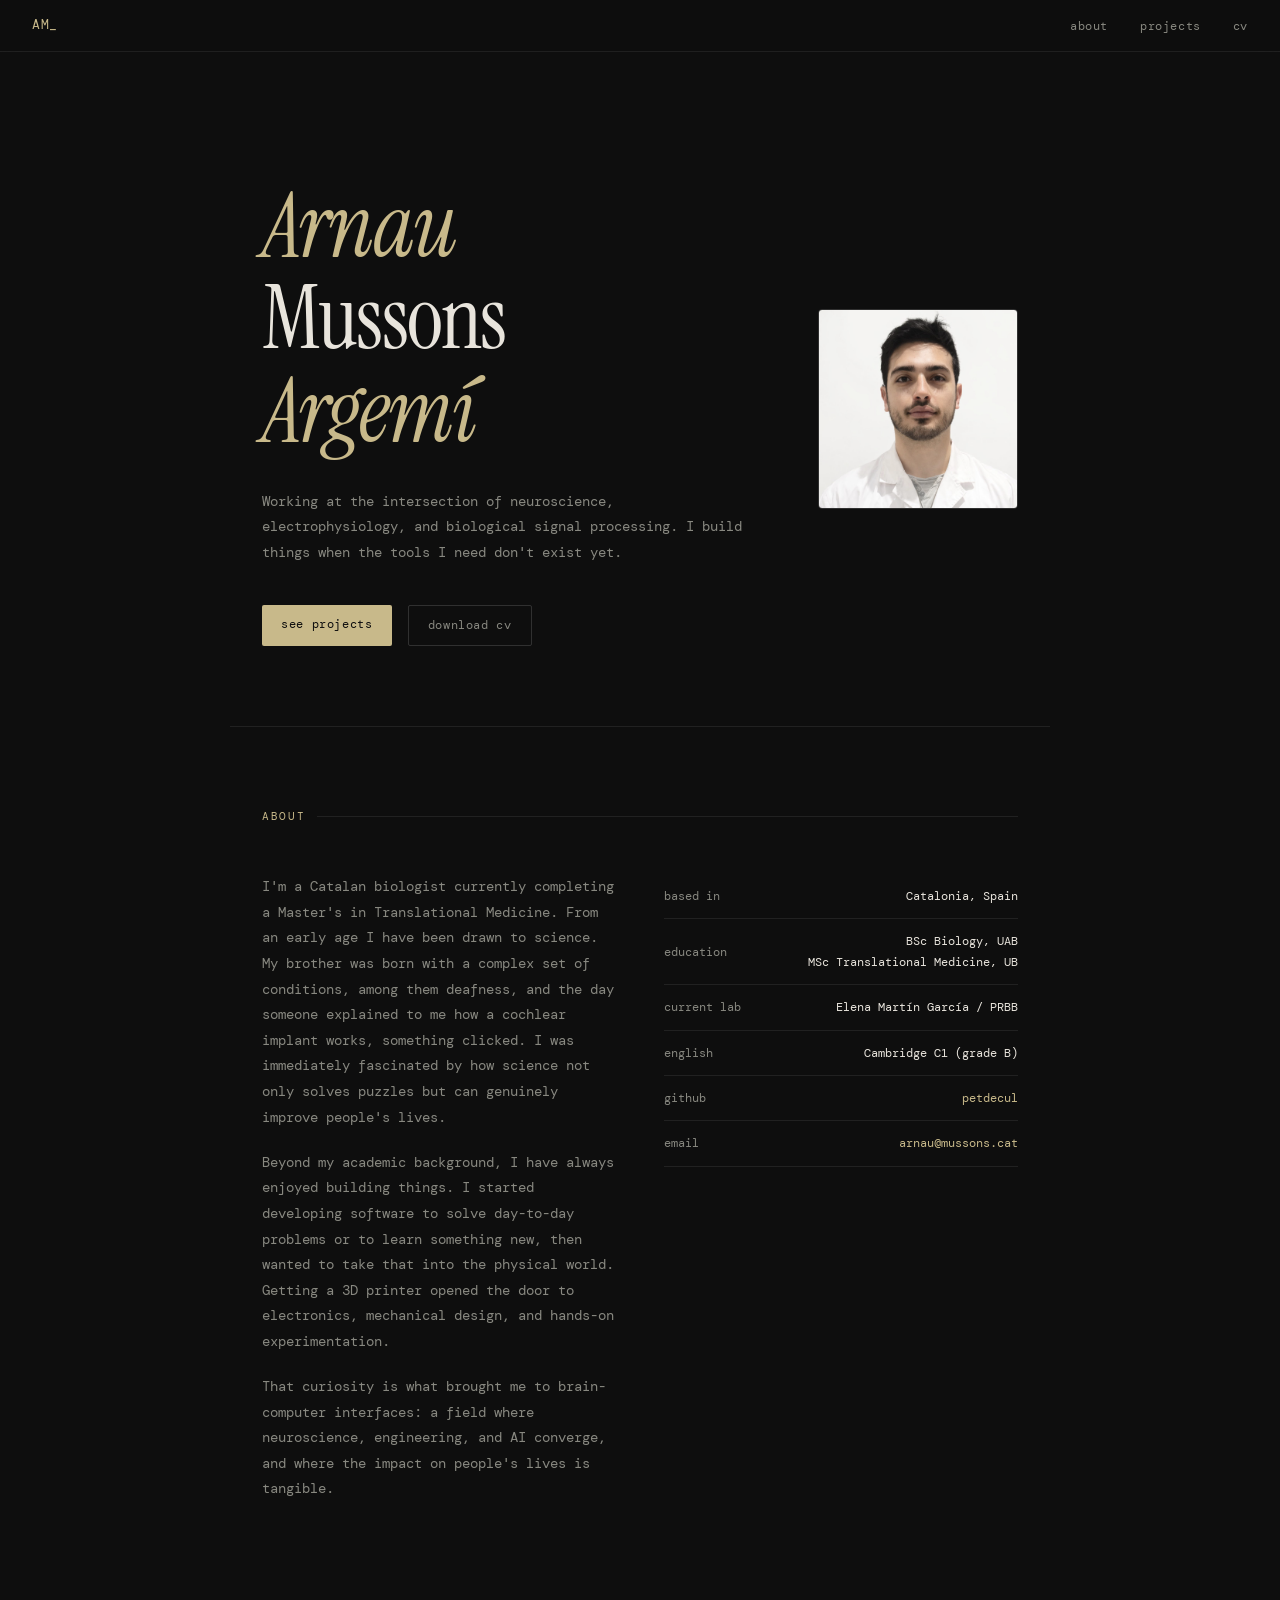
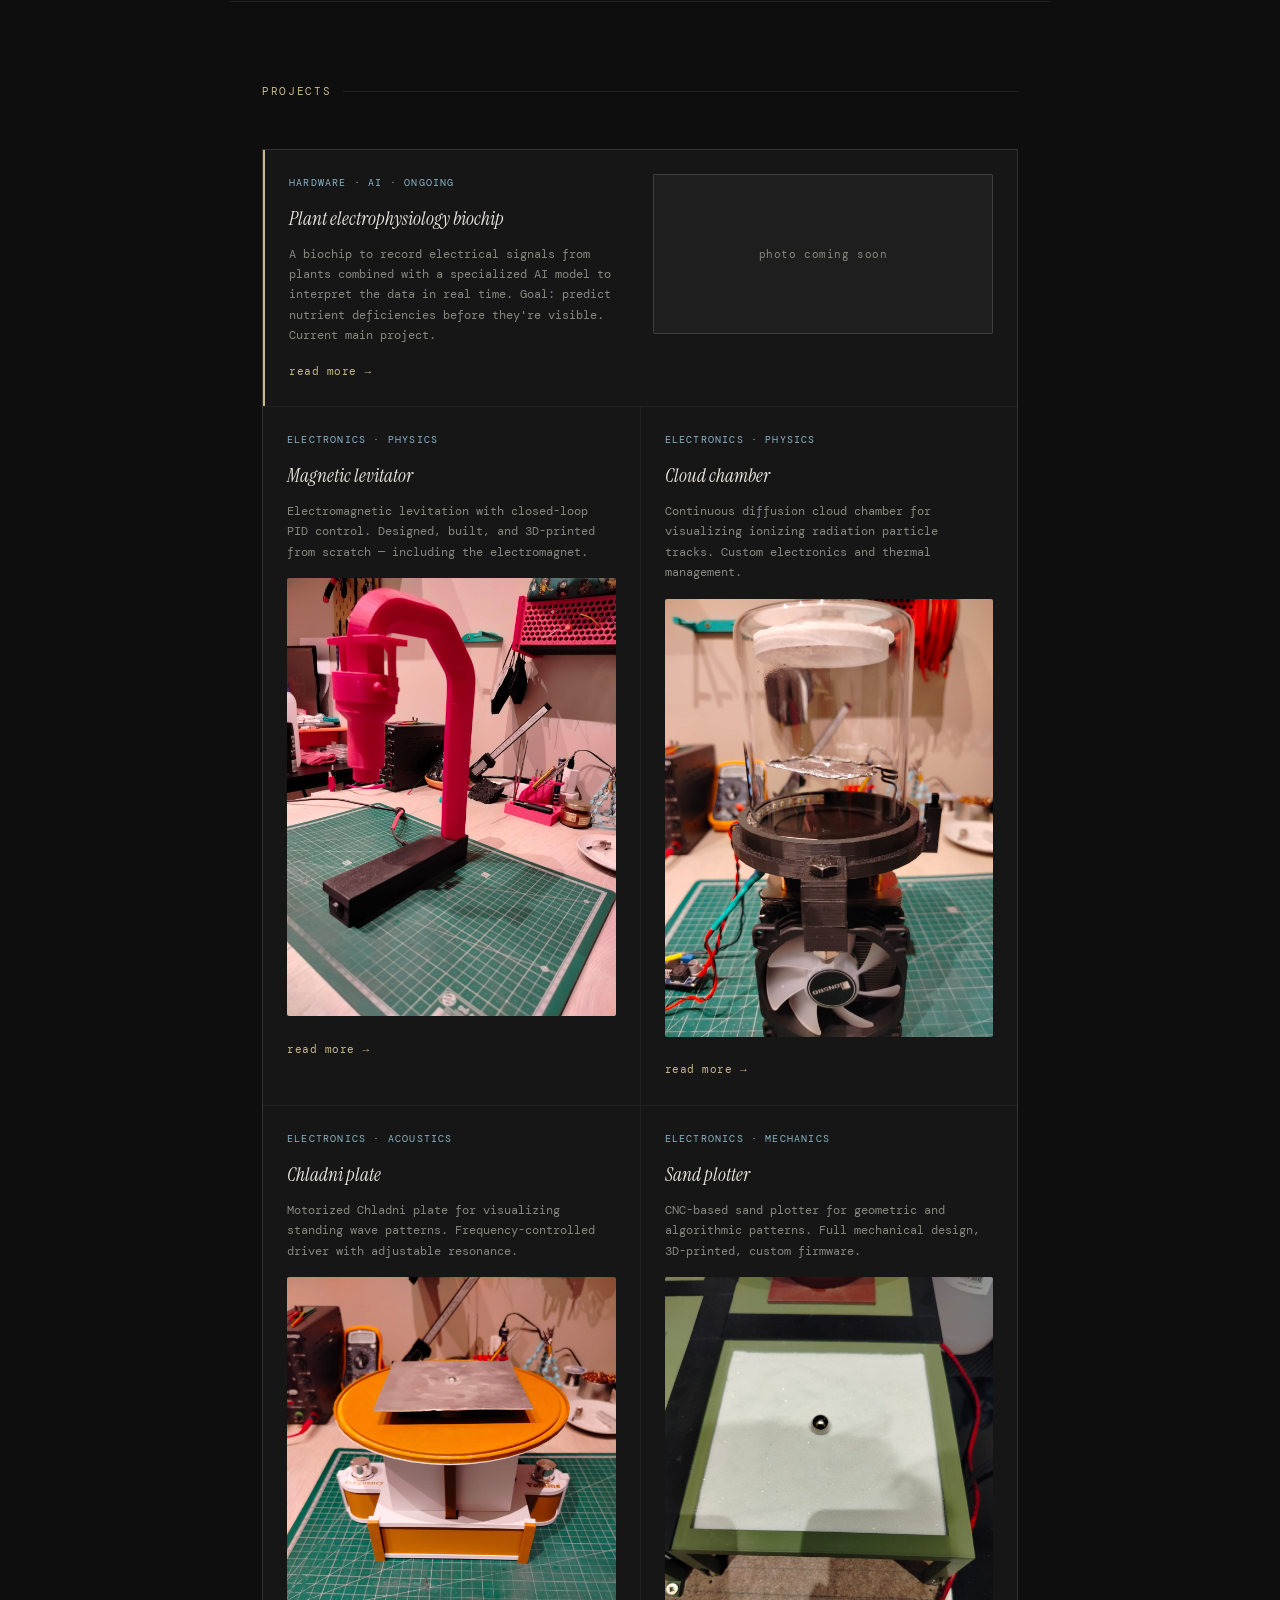
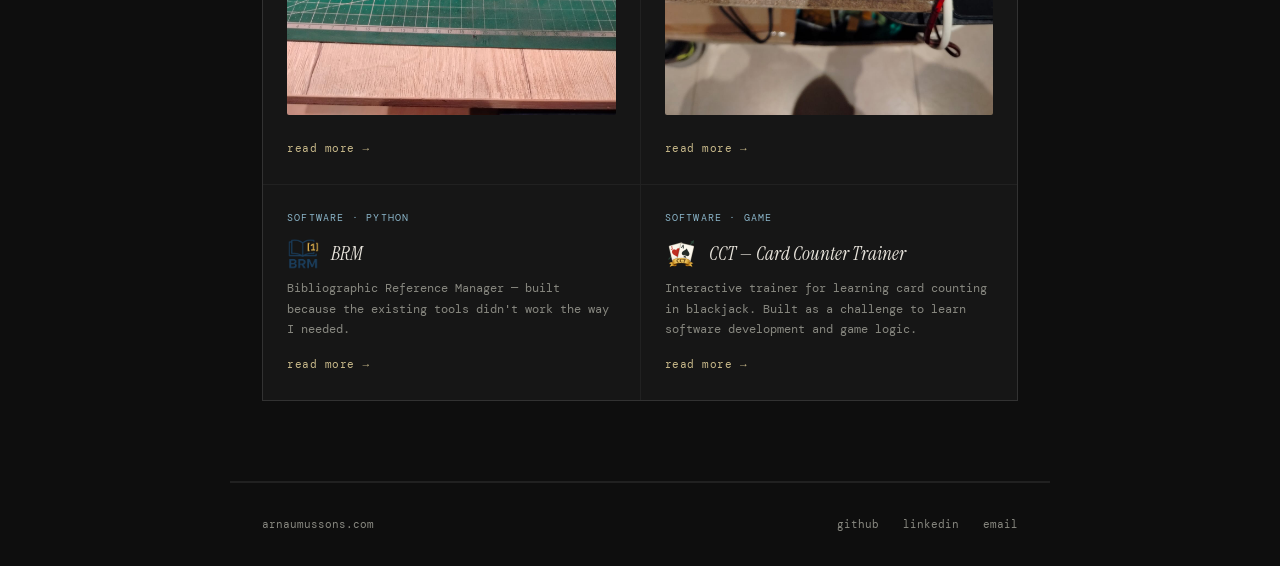
<file: index.html>
<!DOCTYPE html>
<html lang="en">
<head>
  <meta charset="UTF-8">
  <meta name="viewport" content="width=device-width, initial-scale=1.0">
  <title>Arnau Mussons Argemí</title>
  <link rel="stylesheet" href="css/style.css">
</head>
<body>

  <nav>
    <a class="nav-logo" href="index.html">AM_</a>
    <ul class="nav-links">
      <li><a href="#about">about</a></li>
      <li><a href="#projects">projects</a></li>
      <li><a href="cv.pdf">cv</a></li>
    </ul>
  </nav>

  <!-- HERO -->
  <div class="hero">
    <div class="hero-inner">
      <div class="hero-text">
        <h1 class="hero-name">
          <span class="name-accent">Arnau</span><br>
          <span class="name-main">Mussons</span><br>
          <span class="name-accent">Argemí</span>
        </h1>
        <p class="hero-sub">Working at the intersection of neuroscience, electrophysiology, and biological signal processing. I build things when the tools I need don't exist yet.</p>
        <div class="hero-cta">
          <a href="#projects" class="btn btn-primary">see projects</a>
          <a href="cv.pdf" class="btn btn-ghost">download cv</a>
        </div>
      </div>
      <div class="hero-photo">
        <img src="images/arnau.png" alt="Arnau Mussons Argemí">
      </div>
    </div>
  </div>

  <hr class="divider">

  <!-- ABOUT -->
  <section id="about">
    <div class="section-label">about</div>
    <div class="about-grid">
      <div class="about-text">
        <p>I'm a Catalan biologist currently completing a Master's in Translational Medicine. From an early age I have been drawn to science. My brother was born with a complex set of conditions, among them deafness, and the day someone explained to me how a cochlear implant works, something clicked. I was immediately fascinated by how science not only solves puzzles but can genuinely improve people's lives.</p>
        <p>Beyond my academic background, I have always enjoyed building things. I started developing software to solve day-to-day problems or to learn something new, then wanted to take that into the physical world. Getting a 3D printer opened the door to electronics, mechanical design, and hands-on experimentation.</p>
        <p>That curiosity is what brought me to brain-computer interfaces: a field where neuroscience, engineering, and AI converge, and where the impact on people's lives is tangible.</p>
      </div>
      <div class="about-sidebar">
        <div class="stat-row"><span class="stat-label">based in</span><span class="stat-val">Catalonia, Spain</span></div>
        <div class="stat-row" style="display: flex; align-items: center;">
          <span class="stat-label">education</span>
          <span class="stat-val" style="text-align: right; flex-grow: 1;">
            <div>BSc Biology, UAB</div>
            <div>MSc Translational Medicine, UB</div>
          </span>
        </div>
        <div class="stat-row"><span class="stat-label">current lab</span><span class="stat-val">Elena Martín García / PRBB</span></div>
        <div class="stat-row"><span class="stat-label">english</span><span class="stat-val">Cambridge C1 (grade B)</span></div>
        <div class="stat-row"><span class="stat-label">github</span><span class="stat-val"><a href="https://github.com/petdecul" target="_blank">petdecul</a></span></div>
        <div class="stat-row"><span class="stat-label">email</span><span class="stat-val"><a href="mailto:arnau@mussons.cat">arnau@mussons.cat</a></span></div>
      </div>
    </div>
  </section>

  <hr class="divider">

  <!-- PROJECTS -->
  <section id="projects">
    <div class="section-label">projects</div>
    <div class="projects-grid">

      <a href="projects/plant-biochip.html" class="project-card featured">
        <div>
          <div class="project-tag">hardware · AI · ongoing</div>
          <div class="project-name">Plant electrophysiology biochip</div>
          <p class="project-desc">A biochip to record electrical signals from plants combined with a specialized AI model to interpret the data in real time. Goal: predict nutrient deficiencies before they're visible. Current main project.</p>
          <span class="project-more">read more →</span>
        </div>
        <div class="project-image-placeholder">photo coming soon</div>
      </a>

      <a href="projects/magnetic-levitator.html" class="project-card">
        <div class="project-tag">electronics · physics</div>
        <div class="project-name">Magnetic levitator</div>
        <p class="project-desc">Electromagnetic levitation with closed-loop PID control. Designed, built, and 3D-printed from scratch — including the electromagnet.</p>
        <img src="images/levitator.jpg" alt="magnetic levitator" style="width:100%; height:auto; border-radius:2px; margin-top:1rem;">
        <span class="project-more">read more →</span>
      </a>

      <a href="projects/cloud-chamber.html" class="project-card">
        <div class="project-tag">electronics · physics</div>
        <div class="project-name">Cloud chamber</div>
        <p class="project-desc">Continuous diffusion cloud chamber for visualizing ionizing radiation particle tracks. Custom electronics and thermal management.</p>
        <img src="images/cloud_chamber.jpg" alt="cloud chamber" style="width:100%; height:auto; border-radius:2px; margin-top:1rem;">
        <span class="project-more">read more →</span>
      </a>

      <a href="projects/chladni-plate.html" class="project-card">
        <div class="project-tag">electronics · acoustics</div>
        <div class="project-name">Chladni plate</div>
        <p class="project-desc">Motorized Chladni plate for visualizing standing wave patterns. Frequency-controlled driver with adjustable resonance.</p>
        <img src="images/chladni_plate.jpg" alt="chladni plate" style="width:100%; height:auto; border-radius:2px; margin-top:1rem;">
        <span class="project-more">read more →</span>
      </a>

      <a href="projects/sand-plotter.html" class="project-card">
        <div class="project-tag">electronics · mechanics</div>
        <div class="project-name">Sand plotter</div>
        <p class="project-desc">CNC-based sand plotter for geometric and algorithmic patterns. Full mechanical design, 3D-printed, custom firmware.</p>
        <img src="images/sand_plotter.jpg" alt="sand plotter" style="width:100%; height:auto; border-radius:2px; margin-top:1rem;">
        <span class="project-more">read more →</span>
      </a>

      <a href="projects/brm.html" class="project-card">
      <div class="project-tag">software · python</div>
      <div style="display:flex; align-items:center; gap:0.75rem; margin-bottom:0.5rem;">
        <img src="images/BRM_no_fondo.png" alt="BRM logo" style="width:32px; height:32px; object-fit:contain;">
        <div class="project-name" style="margin-bottom:0;">BRM</div>
      </div>
      <p class="project-desc">Bibliographic Reference Manager — built because the existing tools didn't work the way I needed.</p>
      <span class="project-more">read more →</span>
    </a>

    <a href="projects/cct.html" class="project-card">
      <div class="project-tag">software · game</div>
      <div style="display:flex; align-items:center; gap:0.75rem; margin-bottom:0.5rem;">
        <img src="images/blackjack.png" alt="CCT logo" style="width:32px; height:32px; object-fit:contain;">
        <div class="project-name" style="margin-bottom:0;">CCT — Card Counter Trainer</div>
      </div>
      <p class="project-desc">Interactive trainer for learning card counting in blackjack. Built as a challenge to learn software development and game logic.</p>
      <span class="project-more">read more →</span>
    </a>

    </div>
  </section>

  <hr class="divider">

  <footer>
    <span>arnaumussons.com</span>
    <div class="footer-links">
      <a href="https://github.com/petdecul" target="_blank">github</a>
      <a href="#" target="_blank">linkedin</a>
      <a href="mailto:arnau@mussons.cat">email</a>
    </div>
  </footer>

  <script src="js/main.js"></script>
</body>
</html>
</file>
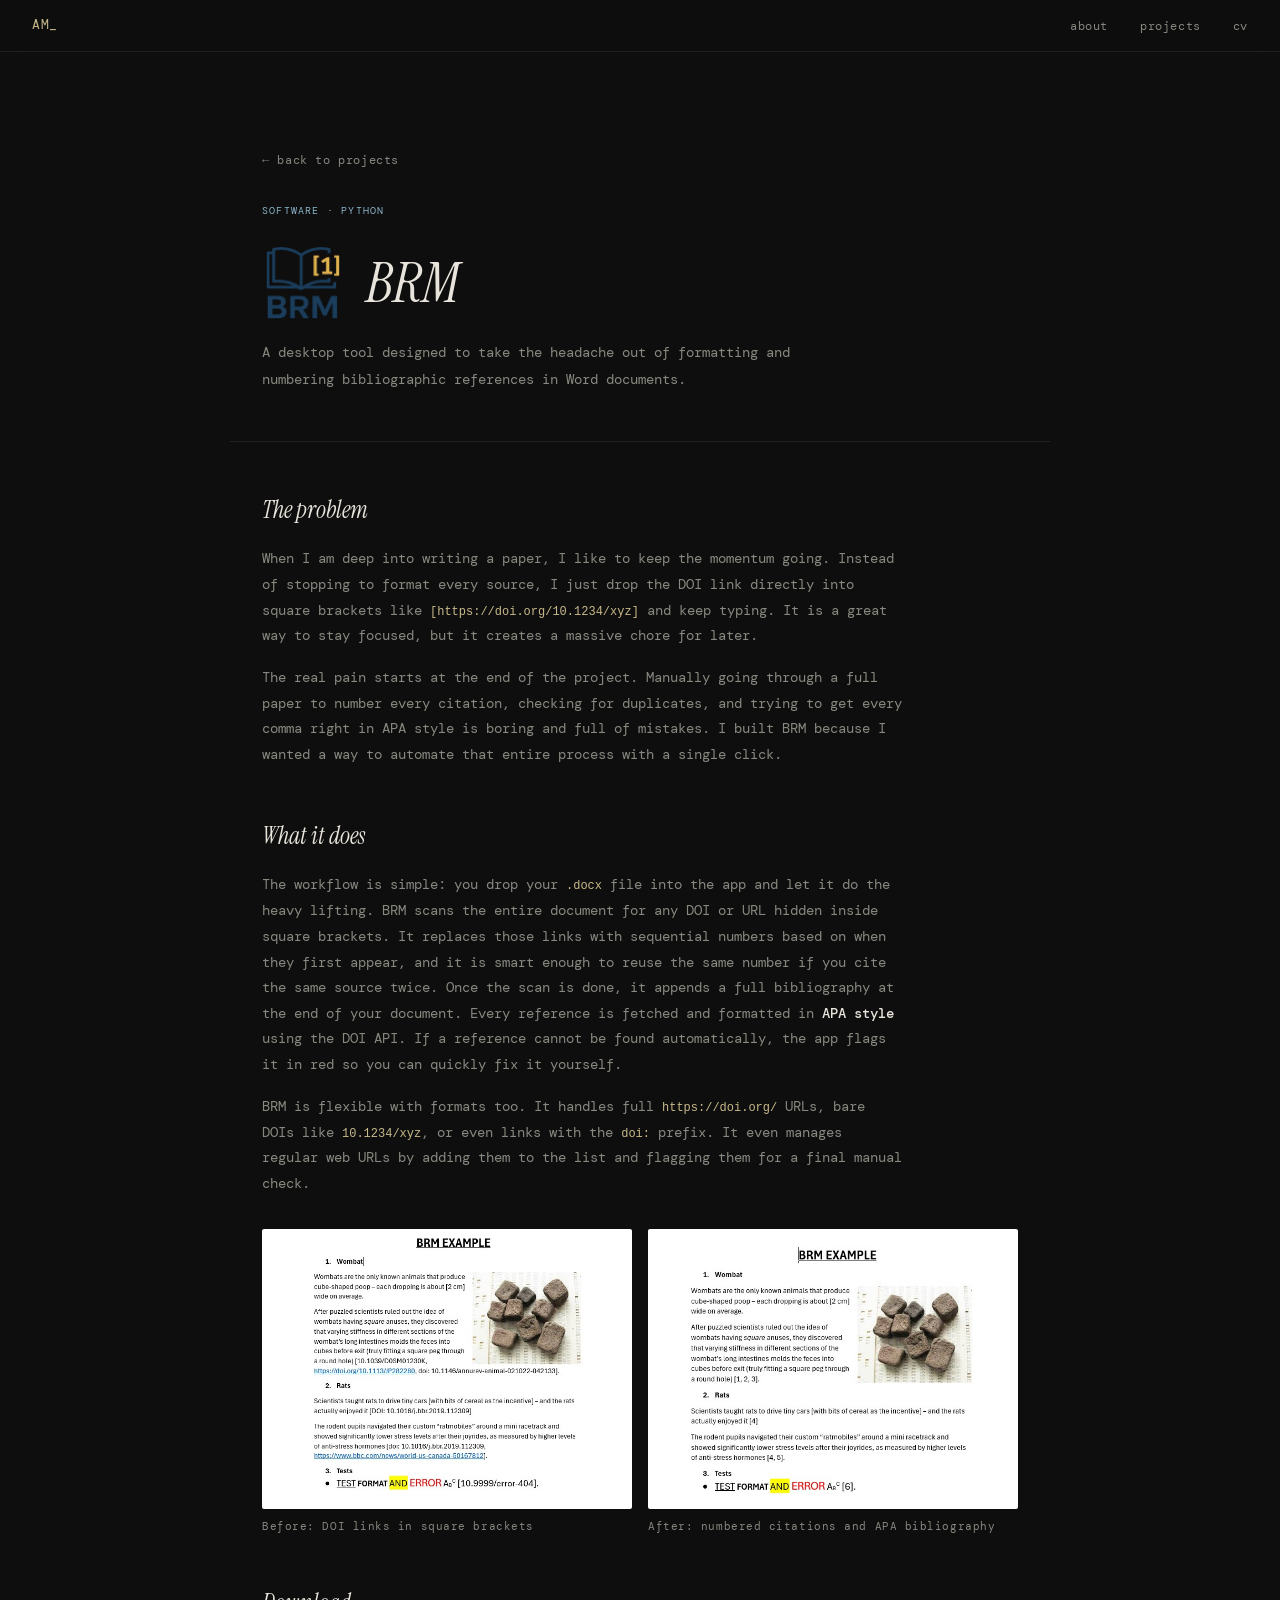
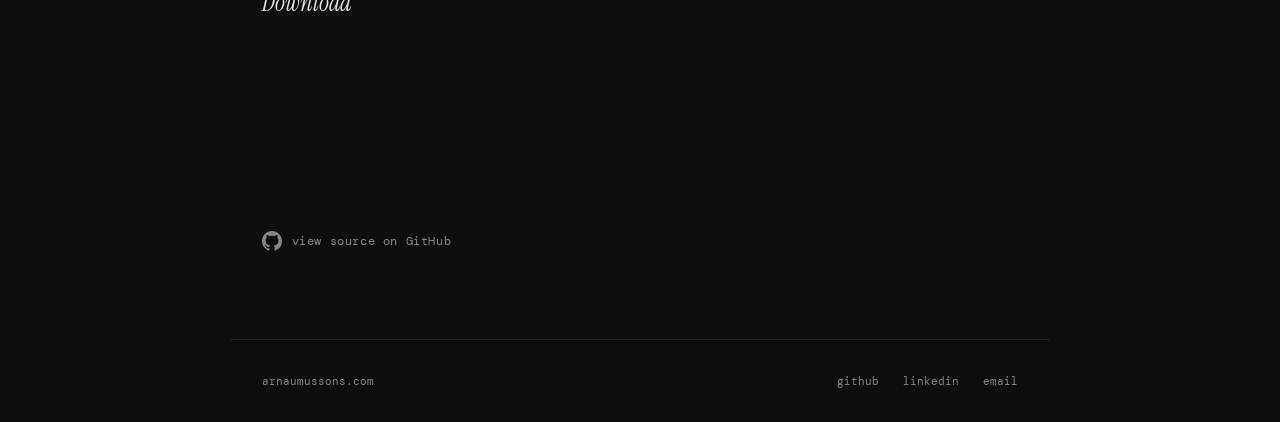
<file: projects/brm.html>
<!DOCTYPE html>
<html lang="en">
<head>
  <meta charset="UTF-8">
  <meta name="viewport" content="width=device-width, initial-scale=1.0">
  <title>BRM — Arnau Mussons Argemí</title>
  <link rel="stylesheet" href="../css/style.css">
</head>
<body>

  <nav>
    <a class="nav-logo" href="../index.html">AM_</a>
    <ul class="nav-links">
      <li><a href="../index.html#about">about</a></li>
      <li><a href="../index.html#projects">projects</a></li>
      <li><a href="../cv.pdf">cv</a></li>
    </ul>
  </nav>

  <div class="project-hero">
    <a href="../index.html#projects" class="back-link">← back to projects</a>
    <div class="project-tag">software · python</div>
    <div style="display:flex; align-items:center; gap:1.5rem; margin-bottom:1rem;">
      <img src="../images/BRM_no_fondo.png" alt="BRM logo" style="width:80px; height:80px; object-fit:contain;">
      <h1 style="margin-bottom:0;">BRM</h1>
    </div>
    <p class="lead">A desktop tool designed to take the headache out of formatting and numbering bibliographic references in Word documents.</p>
  </div>

  <hr class="divider">

  <div class="project-content">

    <h2>The problem</h2>

    <p>When I am deep into writing a paper, I like to keep the momentum going. Instead of stopping to format every source, I just drop the DOI link directly into square brackets like <code style="color:var(--accent); font-size:12px;">[https://doi.org/10.1234/xyz]</code> and keep typing. It is a great way to stay focused, but it creates a massive chore for later.</p>

    <p>The real pain starts at the end of the project. Manually going through a full paper to number every citation, checking for duplicates, and trying to get every comma right in APA style is boring and full of mistakes. I built BRM because I wanted a way to automate that entire process with a single click.</p>

    <h2>What it does</h2>

    <p>The workflow is simple: you drop your <code style="color:var(--accent); font-size:12px;">.docx</code> file into the app and let it do the heavy lifting. BRM scans the entire document for any DOI or URL hidden inside square brackets. It replaces those links with sequential numbers based on when they first appear, and it is smart enough to reuse the same number if you cite the same source twice. Once the scan is done, it appends a full bibliography at the end of your document. Every reference is fetched and formatted in <strong>APA style</strong> using the DOI API. If a reference cannot be found automatically, the app flags it in red so you can quickly fix it yourself.</p>

    <p>BRM is flexible with formats too. It handles full <code style="color:var(--accent); font-size:12px;">https://doi.org/</code> URLs, bare DOIs like <code style="color:var(--accent); font-size:12px;">10.1234/xyz</code>, or even links with the <code style="color:var(--accent); font-size:12px;">doi:</code> prefix. It even manages regular web URLs by adding them to the list and flagging them for a final manual check.</p>

    <div style="display:grid; grid-template-columns:1fr 1fr; gap:1rem; margin:2rem 0;">
    <figure style="margin:0;">
        <img src="../images/BRM_preavious.jpg" alt="Document before BRM" style="width:100%; height:280px; object-fit:cover; border-radius:2px; display:block;">
        <figcaption style="font-size:11px; color:var(--muted); margin-top:0.5rem; letter-spacing:0.05em;">Before: DOI links in square brackets</figcaption>
    </figure>
    <figure style="margin:0;">
        <img src="../images/BRM_after.jpg" alt="Document after BRM" style="width:100%; height:280px; object-fit:cover; border-radius:2px; display:block;">
        <figcaption style="font-size:11px; color:var(--muted); margin-top:0.5rem; letter-spacing:0.05em;">After: numbered citations and APA bibliography</figcaption>
    </figure>
    </div>

    <h2>Download</h2>

    <iframe frameborder="0" src="https://itch.io/embed/3558568" width="100%" height="167" style="border-radius:2px; max-width:552px; display:block;">
      <a href="https://petdecul.itch.io/brm-bibliography-reference-manager">BRM - Bibliography Reference Manager by Petdecul</a>
    </iframe>

    <a href="https://github.com/Petdecul/BRM" target="_blank" style="display:inline-flex; align-items:center; gap:0.6rem; margin-top:1.5rem; text-decoration:none; color:var(--muted); font-size:12px; letter-spacing:0.05em; transition: color 0.2s;" onmouseover="this.style.color='var(--text)'" onmouseout="this.style.color='var(--muted)'">
      <svg xmlns="http://www.w3.org/2000/svg" width="20" height="20" viewBox="0 0 24 24" fill="currentColor">
        <path d="M12 0C5.37 0 0 5.37 0 12c0 5.31 3.435 9.795 8.205 11.385.6.105.825-.255.825-.57 0-.285-.015-1.23-.015-2.235-3.015.555-3.795-.735-4.035-1.41-.135-.345-.72-1.41-1.23-1.695-.42-.225-1.02-.78-.015-.795.945-.015 1.62.87 1.845 1.23 1.08 1.815 2.805 1.305 3.495.99.105-.78.42-1.305.765-1.605-2.67-.3-5.46-1.335-5.46-5.925 0-1.305.465-2.385 1.23-3.225-.12-.3-.54-1.53.12-3.18 0 0 1.005-.315 3.3 1.23.96-.27 1.98-.405 3-.405s2.04.135 3 .405c2.295-1.56 3.3-1.23 3.3-1.23.66 1.65.24 2.88.12 3.18.765.84 1.23 1.905 1.23 3.225 0 4.605-2.805 5.625-5.475 5.925.435.375.81 1.095.81 2.22 0 1.605-.015 2.895-.015 3.3 0 .315.225.69.825.57A12.02 12.02 0 0 0 24 12c0-6.63-5.37-12-12-12z"/>
      </svg>
      view source on GitHub
    </a>

  </div>

  <footer>
    <span>arnaumussons.com</span>
    <div class="footer-links">
      <a href="https://github.com/petdecul" target="_blank">github</a>
      <a href="#" target="_blank">linkedin</a>
      <a href="mailto:arnau@mussons.cat">email</a>
    </div>
  </footer>

  <script src="../js/main.js"></script>
</body>
</html>
</file>
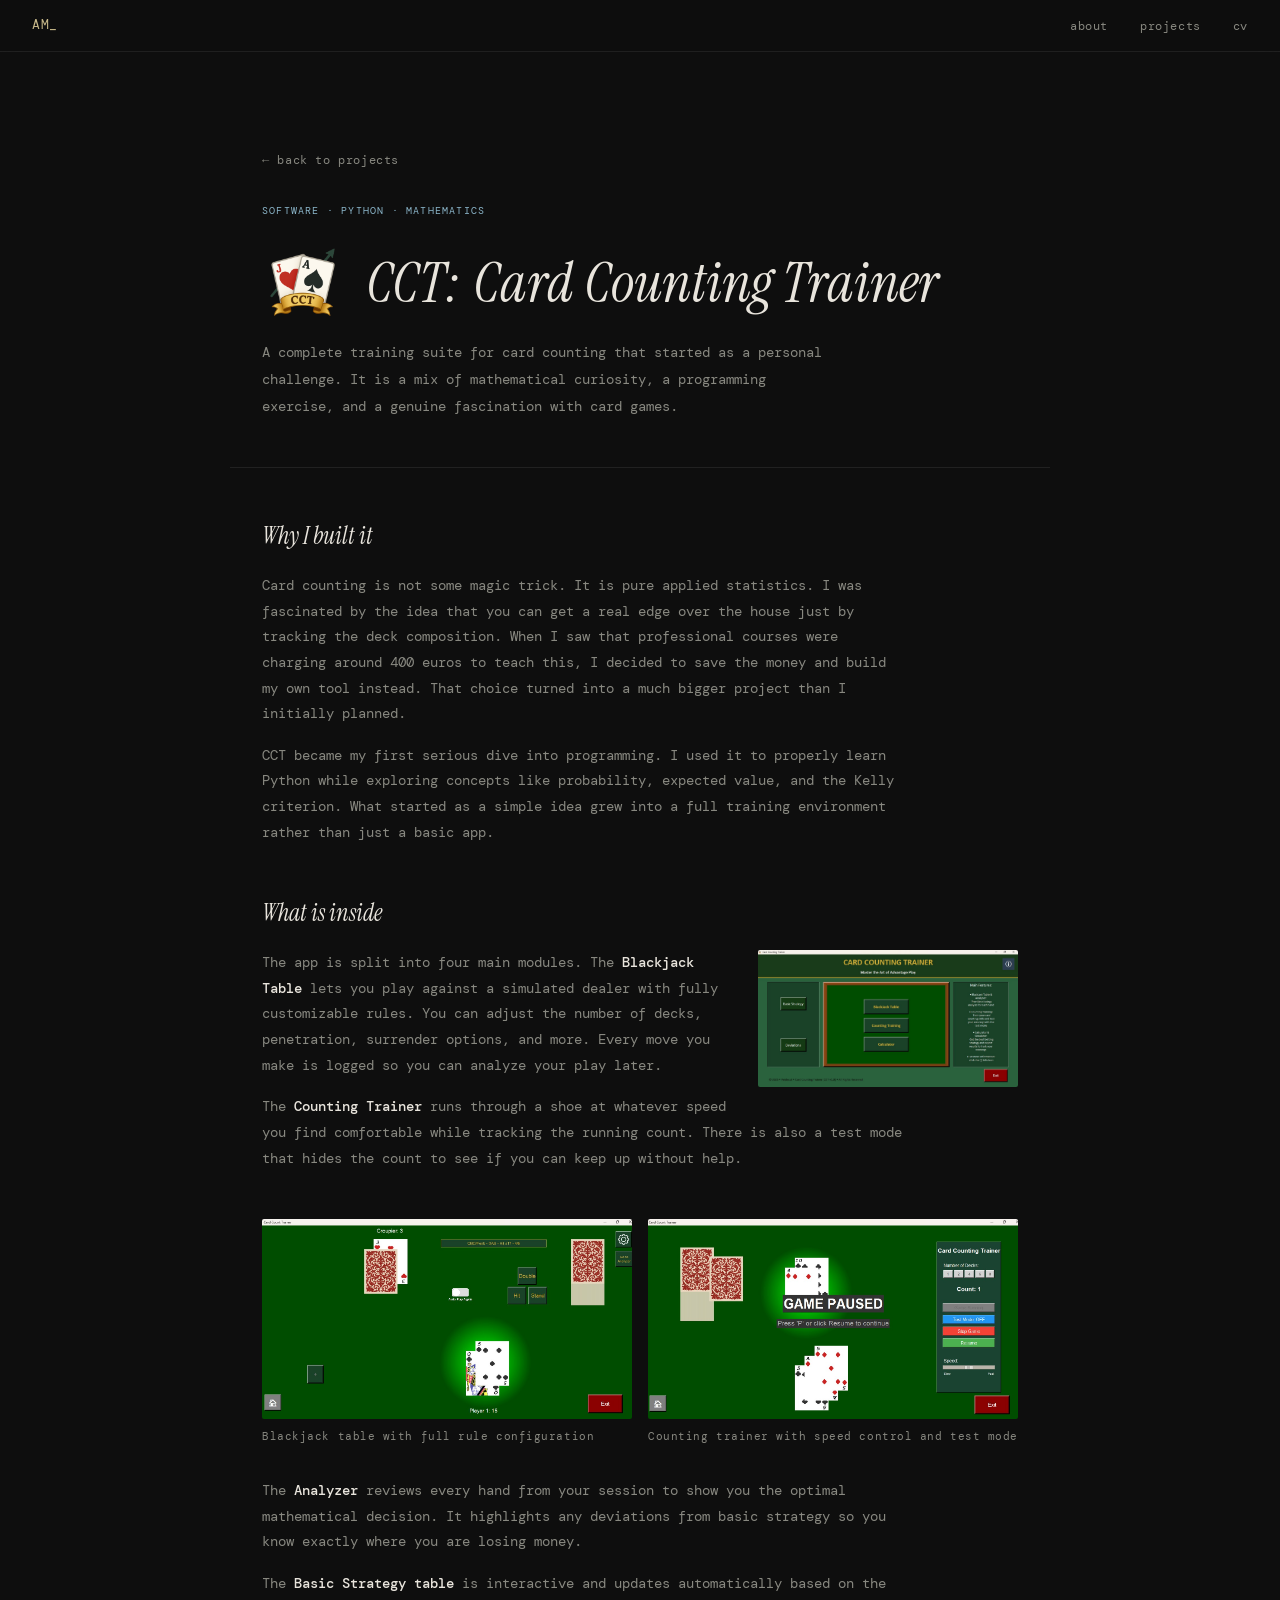
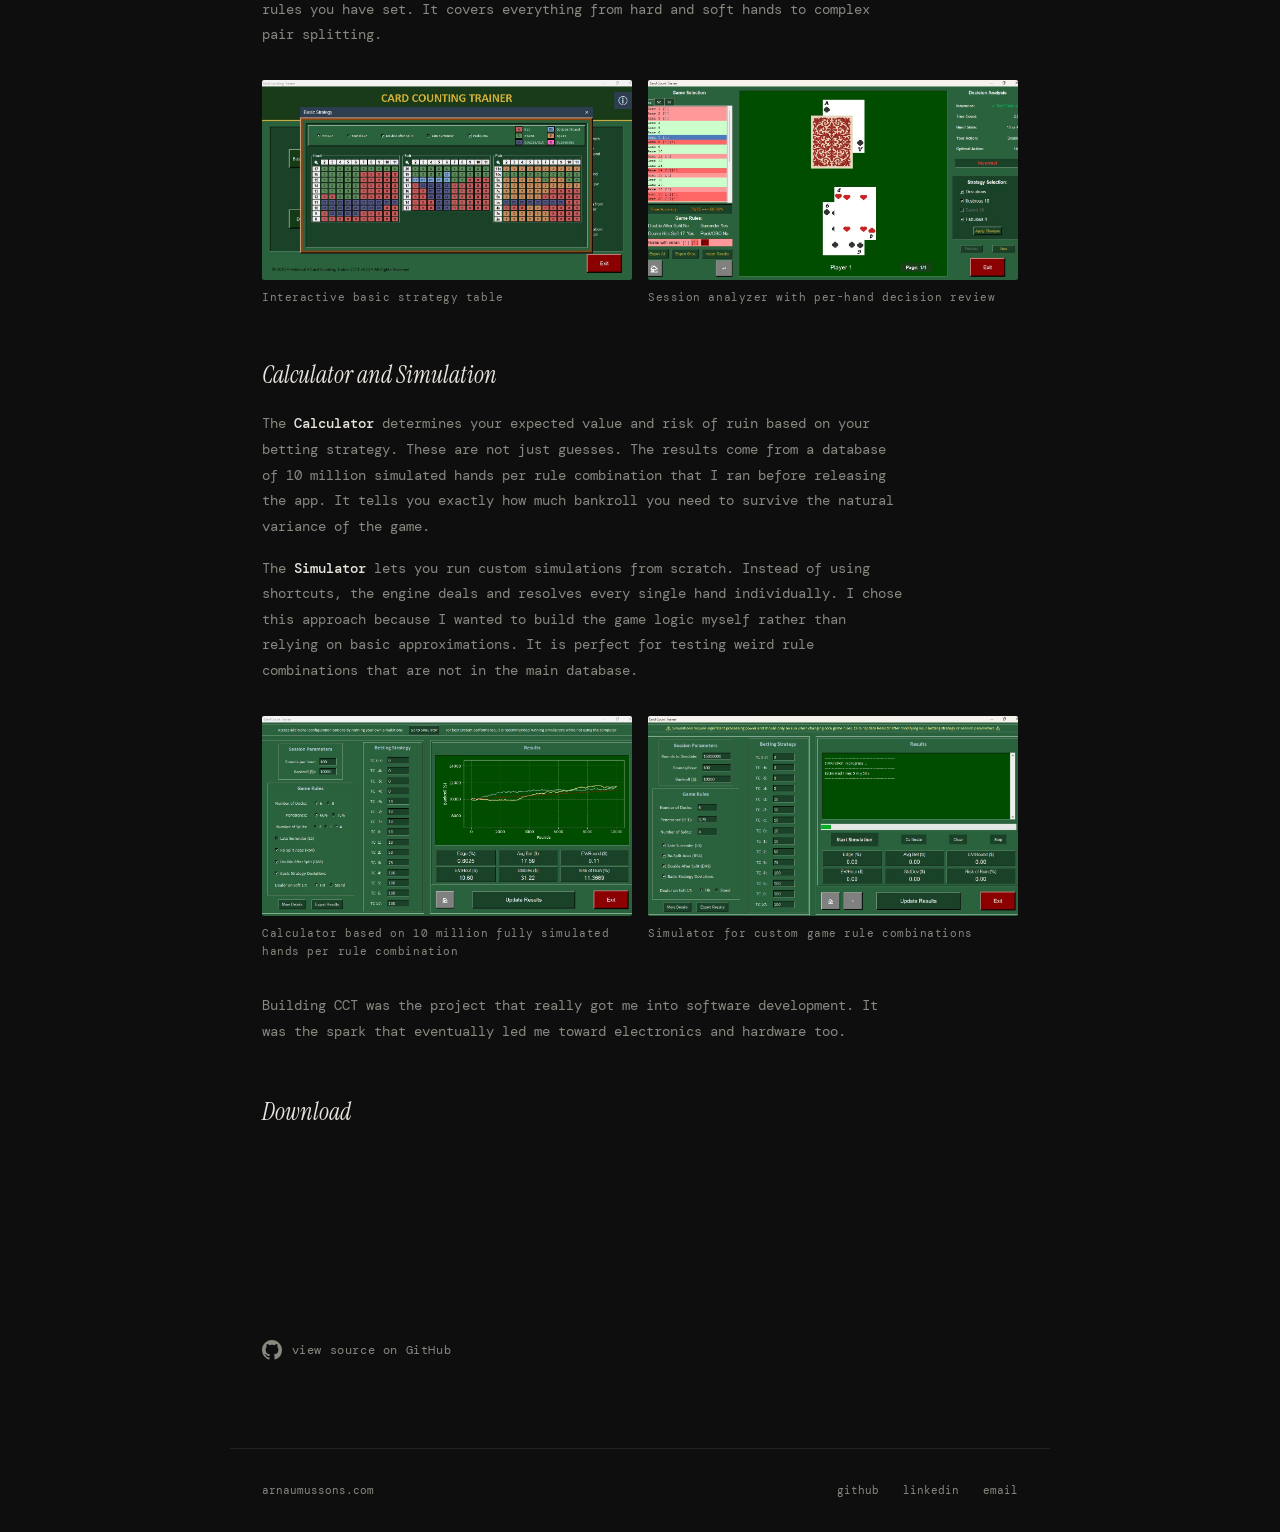
<file: projects/cct.html>
<!DOCTYPE html>
<html lang="en">
<head>
  <meta charset="UTF-8">
  <meta name="viewport" content="width=device-width, initial-scale=1.0">
  <title>CCT — Arnau Mussons Argemí</title>
  <link rel="stylesheet" href="../css/style.css">
</head>
<body>

  <nav>
    <a class="nav-logo" href="../index.html">AM_</a>
    <ul class="nav-links">
      <li><a href="../index.html#about">about</a></li>
      <li><a href="../index.html#projects">projects</a></li>
      <li><a href="../cv.pdf">cv</a></li>
    </ul>
  </nav>

  <div class="project-hero">
    <a href="../index.html#projects" class="back-link">← back to projects</a>
    <div class="project-tag">software · python · mathematics</div>
    <div style="display:flex; align-items:center; gap:1.5rem; margin-bottom:1rem;">
      <img src="../images/blackjack.png" alt="CCT logo" style="width:80px; height:80px; object-fit:contain;">
      <h1 style="margin-bottom:0;">CCT: Card Counting Trainer</h1>
    </div>
    <p class="lead">A complete training suite for card counting that started as a personal challenge. It is a mix of mathematical curiosity, a programming exercise, and a genuine fascination with card games.</p>
  </div>

  <hr class="divider">

  <div class="project-content">

    <h2>Why I built it</h2>

    <p>Card counting is not some magic trick. It is pure applied statistics. I was fascinated by the idea that you can get a real edge over the house just by tracking the deck composition. When I saw that professional courses were charging around 400 euros to teach this, I decided to save the money and build my own tool instead. That choice turned into a much bigger project than I initially planned.</p>

    <p>CCT became my first serious dive into programming. I used it to properly learn Python while exploring concepts like probability, expected value, and the Kelly criterion. What started as a simple idea grew into a full training environment rather than just a basic app.</p>

    <h2>What is inside</h2>

    <div class="clearfix">
      <img src="../images/captura_main.jpg" alt="CCT main screen" class="float-right">
      <p>The app is split into four main modules. The <strong>Blackjack Table</strong> lets you play against a simulated dealer with fully customizable rules. You can adjust the number of decks, penetration, surrender options, and more. Every move you make is logged so you can analyze your play later.</p>
      <p>The <strong>Counting Trainer</strong> runs through a shoe at whatever speed you find comfortable while tracking the running count. There is also a test mode that hides the count to see if you can keep up without help.</p>
    </div>

    <div style="display:grid; grid-template-columns:1fr 1fr; gap:1rem; margin:2rem 0;">
      <figure style="margin:0;">
        <img src="../images/capt_table.jpg" alt="Blackjack table" style="width:100%; height:200px; object-fit:cover; border-radius:2px; display:block;">
        <figcaption style="font-size:11px; color:var(--muted); margin-top:0.5rem; letter-spacing:0.05em;">Blackjack table with full rule configuration</figcaption>
      </figure>
      <figure style="margin:0;">
        <img src="../images/captura_counter.jpg" alt="Card counting trainer" style="width:100%; height:200px; object-fit:cover; border-radius:2px; display:block;">
        <figcaption style="font-size:11px; color:var(--muted); margin-top:0.5rem; letter-spacing:0.05em;">Counting trainer with speed control and test mode</figcaption>
      </figure>
    </div>

    <div class="clearfix">
      <p>The <strong>Analyzer</strong> reviews every hand from your session to show you the optimal mathematical decision. It highlights any deviations from basic strategy so you know exactly where you are losing money.</p>
      <p>The <strong>Basic Strategy table</strong> is interactive and updates automatically based on the rules you have set. It covers everything from hard and soft hands to complex pair splitting.</p>
    </div>

    <div style="display:grid; grid-template-columns:1fr 1fr; gap:1rem; margin:2rem 0;">
      <figure style="margin:0;">
        <img src="../images/captura_start.jpg" alt="Basic strategy table" style="width:100%; height:200px; object-fit:cover; border-radius:2px; display:block;">
        <figcaption style="font-size:11px; color:var(--muted); margin-top:0.5rem; letter-spacing:0.05em;">Interactive basic strategy table</figcaption>
      </figure>
      <figure style="margin:0;">
        <img src="../images/captura_analyzer.jpg" alt="Session analyzer" style="width:100%; height:200px; object-fit:cover; border-radius:2px; display:block;">
        <figcaption style="font-size:11px; color:var(--muted); margin-top:0.5rem; letter-spacing:0.05em;">Session analyzer with per-hand decision review</figcaption>
      </figure>
    </div>

    <h2>Calculator and Simulation</h2>

    <p>The <strong>Calculator</strong> determines your expected value and risk of ruin based on your betting strategy. These are not just guesses. The results come from a database of 10 million simulated hands per rule combination that I ran before releasing the app. It tells you exactly how much bankroll you need to survive the natural variance of the game.</p>

    <p>The <strong>Simulator</strong> lets you run custom simulations from scratch. Instead of using shortcuts, the engine deals and resolves every single hand individually. I chose this approach because I wanted to build the game logic myself rather than relying on basic approximations. It is perfect for testing weird rule combinations that are not in the main database.</p>

    <div style="display:grid; grid-template-columns:1fr 1fr; gap:1rem; margin:2rem 0;">
      <figure style="margin:0;">
        <img src="../images/calculator_capt.jpg" alt="Betting calculator" style="width:100%; height:200px; object-fit:cover; border-radius:2px; display:block;">
        <figcaption style="font-size:11px; color:var(--muted); margin-top:0.5rem; letter-spacing:0.05em;">Calculator based on 10 million fully simulated hands per rule combination</figcaption>
      </figure>
      <figure style="margin:0;">
        <img src="../images/simulator_capt.jpg" alt="Simulator" style="width:100%; height:200px; object-fit:cover; border-radius:2px; display:block;">
        <figcaption style="font-size:11px; color:var(--muted); margin-top:0.5rem; letter-spacing:0.05em;">Simulator for custom game rule combinations</figcaption>
      </figure>
    </div>

    <p>Building CCT was the project that really got me into software development. It was the spark that eventually led me toward electronics and hardware too.</p>

    <h2>Download</h2>

    <iframe frameborder="0" src="https://itch.io/embed/3537862" width="100%" height="167" style="border-radius:2px; max-width:552px; display:block;">
      <a href="https://petdecul.itch.io/card-counting-trainer-cct">CCT - Card Counting Trainer by Petdecul</a>
    </iframe>

    <a href="https://github.com/Petdecul/Card-Counting-Trainer-CCTv1.0" target="_blank" style="display:inline-flex; align-items:center; gap:0.6rem; margin-top:1.5rem; text-decoration:none; color:var(--muted); font-size:12px; letter-spacing:0.05em; transition: color 0.2s;" onmouseover="this.style.color='var(--text)'" onmouseout="this.style.color='var(--muted)'">
      <svg xmlns="http://www.w3.org/2000/svg" width="20" height="20" viewBox="0 0 24 24" fill="currentColor">
        <path d="M12 0C5.37 0 0 5.37 0 12c0 5.31 3.435 9.795 8.205 11.385.6.105.825-.255.825-.57 0-.285-.015-1.23-.015-2.235-3.015.555-3.795-.735-4.035-1.41-.135-.345-.72-1.41-1.23-1.695-.42-.225-1.02-.78-.015-.795.945-.015 1.62.87 1.845 1.23 1.08 1.815 2.805 1.305 3.495.99.105-.78.42-1.305.765-1.605-2.67-.3-5.46-1.335-5.46-5.925 0-1.305.465-2.385 1.23-3.225-.12-.3-.54-1.53.12-3.18 0 0 1.005-.315 3.3 1.23.96-.27 1.98-.405 3-.405s2.04.135 3 .405c2.295-1.56 3.3-1.23 3.3-1.23.66 1.65.24 2.88.12 3.18.765.84 1.23 1.905 1.23 3.225 0 4.605-2.805 5.625-5.475 5.925.435.375.81 1.095.81 2.22 0 1.605-.015 2.895-.015 3.3 0 .315.225.69.825.57A12.02 12.02 0 0 0 24 12c0-6.63-5.37-12-12-12z"/>
      </svg>
      view source on GitHub
    </a>

  </div>

  <footer>
    <span>arnaumussons.com</span>
    <div class="footer-links">
      <a href="https://github.com/petdecul" target="_blank">github</a>
      <a href="#" target="_blank">linkedin</a>
      <a href="mailto:arnau@mussons.cat">email</a>
    </div>
  </footer>

  <script src="../js/main.js"></script>
</body>
</html>
</file>
<file: css/style.css>
@import url('https://fonts.googleapis.com/css2?family=DM+Mono:ital,wght@0,400;0,500;1,400&family=Instrument+Serif:ital@0;1&display=swap');

* { margin: 0; padding: 0; box-sizing: border-box; }

:root {
  --bg: #0e0e0e;
  --bg2: #161616;
  --bg3: #1e1e1e;
  --border: rgba(255,255,255,0.08);
  --border2: rgba(255,255,255,0.14);
  --text: #e8e4dc;
  --muted: #888880;
  --accent: #c8b98a;
  --accent2: #8ab4c8;
  --mono: 'DM Mono', monospace;
  --serif: 'Instrument Serif', Georgia, serif;
}

body {
  background: var(--bg);
  color: var(--text);
  font-family: var(--mono);
  font-size: 14px;
  line-height: 1.7;
  min-height: 100vh;
}

/* NAV */
nav {
  position: sticky;
  top: 0;
  z-index: 100;
  background: rgba(14,14,14,0.92);
  backdrop-filter: blur(12px);
  border-bottom: 0.5px solid var(--border);
  padding: 0 2rem;
  display: flex;
  align-items: center;
  justify-content: space-between;
  height: 52px;
}

.nav-logo {
  font-family: var(--mono);
  font-size: 13px;
  color: var(--accent);
  letter-spacing: 0.05em;
  text-decoration: none;
}

.nav-links {
  display: flex;
  gap: 2rem;
  list-style: none;
}

.nav-links a {
  color: var(--muted);
  text-decoration: none;
  font-size: 12px;
  letter-spacing: 0.05em;
  transition: color 0.2s;
}

.nav-links a:hover { color: var(--text); }

/* HERO */
.hero {
  padding: 8rem 2rem 5rem;
  max-width: 820px;
  margin: 0 auto;
}

.hero-inner {
  display: grid;
  grid-template-columns: 1fr auto;
  gap: 4rem;
  align-items: center;
}

.hero-photo img {
  width: 200px;
  height: 200px;
  object-fit: cover;
  object-position: center top;
  border-radius: 4px;
  filter: grayscale(20%);
  border: 0.5px solid var(--border2);
}

h1.hero-name {
  font-family: var(--serif);
  font-size: clamp(3rem, 8vw, 5.5rem);
  font-weight: 400;
  line-height: 1.05;
  letter-spacing: -0.02em;
  margin-bottom: 2rem;
}

h1.hero-name .name-accent { color: var(--accent); font-style: italic; }
h1.hero-name .name-main   { color: var(--text);   font-style: normal; }

.hero-sub {
  font-size: 14px;
  color: var(--muted);
  max-width: 480px;
  line-height: 1.8;
  margin-bottom: 2.5rem;
}

.hero-cta {
  display: flex;
  gap: 1rem;
  flex-wrap: wrap;
}

/* BUTTONS */
.btn {
  font-family: var(--mono);
  font-size: 12px;
  letter-spacing: 0.05em;
  padding: 0.6rem 1.2rem;
  border-radius: 2px;
  text-decoration: none;
  transition: all 0.2s;
  cursor: pointer;
  border: none;
  display: inline-block;
}

.btn-primary { background: var(--accent); color: #0e0e0e; }
.btn-primary:hover { background: #d4c89a; }
.btn-ghost { background: transparent; color: var(--muted); border: 0.5px solid var(--border2); }
.btn-ghost:hover { color: var(--text); border-color: var(--text); }

/* SECTIONS */
section {
  padding: 5rem 2rem;
  max-width: 820px;
  margin: 0 auto;
}

.section-label {
  font-size: 11px;
  letter-spacing: 0.15em;
  color: var(--accent);
  text-transform: uppercase;
  margin-bottom: 3rem;
  display: flex;
  align-items: center;
  gap: 0.75rem;
}

.section-label::after {
  content: '';
  flex: 1;
  height: 0.5px;
  background: var(--border);
}

.divider {
  border: none;
  border-top: 0.5px solid var(--border);
  max-width: 820px;
  margin: 0 auto;
}

/* ABOUT */
.about-grid {
  display: grid;
  grid-template-columns: 1fr 1fr;
  gap: 3rem;
  align-items: start;
}

.about-text p {
  color: var(--muted);
  line-height: 1.9;
  margin-bottom: 1.2rem;
  font-size: 13.5px;
}

.about-text p strong { color: var(--text); font-weight: 500; }

.about-sidebar { display: flex; flex-direction: column; }

.stat-row {
  display: flex;
  justify-content: space-between;
  padding: 0.75rem 0;
  border-bottom: 0.5px solid var(--border);
  font-size: 12px;
}

.stat-label { color: var(--muted); }
.stat-val { color: var(--text); }
.stat-val a { color: var(--accent); text-decoration: none; }
.stat-val a:hover { color: var(--text); }

/* PROJECTS GRID */
.projects-grid {
  display: grid;
  grid-template-columns: 1fr 1fr;
  gap: 1px;
  background: var(--border);
  border: 0.5px solid var(--border);
}

.project-card {
  background: var(--bg2);
  padding: 1.5rem;
  transition: background 0.2s;
  text-decoration: none;
  display: block;
  color: inherit;
}

.project-card:hover { background: var(--bg3); }

.project-card.featured {
  grid-column: span 2;
  display: grid;
  grid-template-columns: 1fr 1fr;
  gap: 1.5rem;
  align-items: start;
  border-left: 2px solid var(--accent);
}

.project-tag {
  font-size: 10px;
  letter-spacing: 0.12em;
  text-transform: uppercase;
  color: var(--accent2);
  margin-bottom: 0.75rem;
}

.project-name {
  font-family: var(--serif);
  font-size: 1.2rem;
  font-weight: 400;
  color: var(--text);
  margin-bottom: 0.5rem;
  font-style: italic;
}

.project-desc {
  font-size: 12px;
  color: var(--muted);
  line-height: 1.7;
}

.project-more {
  display: inline-block;
  margin-top: 1rem;
  font-size: 11px;
  color: var(--accent);
  letter-spacing: 0.05em;
}

.project-image-placeholder {
  background: var(--bg3);
  border: 0.5px solid var(--border2);
  border-radius: 2px;
  height: 160px;
  display: flex;
  align-items: center;
  justify-content: center;
  font-size: 11px;
  color: var(--muted);
  letter-spacing: 0.05em;
}

/* PROJECT SUBPAGE */
.project-hero {
  padding: 6rem 2rem 3rem;
  max-width: 820px;
  margin: 0 auto;
}

.back-link {
  display: inline-flex;
  align-items: center;
  gap: 0.5rem;
  font-size: 12px;
  color: var(--muted);
  text-decoration: none;
  letter-spacing: 0.05em;
  margin-bottom: 2rem;
  transition: color 0.2s;
}

.back-link:hover { color: var(--text); }

.project-hero h1 {
  font-family: var(--serif);
  font-size: clamp(2rem, 5vw, 3.5rem);
  font-weight: 400;
  font-style: italic;
  color: var(--text);
  line-height: 1.1;
  margin-bottom: 1rem;
}

.project-hero .project-tag { margin-bottom: 1.5rem; }

.project-hero .lead {
  font-size: 14px;
  color: var(--muted);
  max-width: 580px;
  line-height: 1.9;
}

.project-content {
  max-width: 820px;
  margin: 0 auto;
  padding: 0 2rem 5rem;
}

.project-content h2 {
  font-family: var(--serif);
  font-size: 1.5rem;
  font-weight: 400;
  font-style: italic;
  color: var(--text);
  margin: 3rem 0 1rem;
}

.project-content p {
  font-size: 13.5px;
  color: var(--muted);
  line-height: 1.9;
  margin-bottom: 1rem;
  max-width: 640px;
}

.project-content p strong { color: var(--text); font-weight: 500; }

/* IMAGES IN PROJECT CONTENT */
.float-right {
  float: right;
  margin: 0 0 1.5rem 2rem;
  width: 260px;
  border-radius: 2px;
}

.float-left {
  float: left;
  margin: 0 2rem 1.5rem 0;
  width: 260px;
  border-radius: 2px;
}

.clearfix::after {
  content: '';
  display: block;
  clear: both;
}

.project-img {
  width: 100%;
  border-radius: 2px;
  margin: 1.5rem 0;
  display: block;
}

/* VIDEO */
.video-wrapper {
  width: 100%;
  aspect-ratio: 16/9;
  margin: 1.5rem 0;
}

.video-wrapper iframe {
  width: 100%;
  height: 100%;
  border: none;
  border-radius: 2px;
}

/* MEDIA GRID */
.media-grid {
  display: grid;
  grid-template-columns: 1fr 1fr;
  gap: 1px;
  background: var(--border);
  border: 0.5px solid var(--border);
  margin: 2rem 0;
}

.media-item {
  background: var(--bg2);
  overflow: hidden;
}

.media-item img {
  width: 100%;
  height: auto;
  display: block;
}

.media-item iframe {
  width: 100%;
  aspect-ratio: 16/9;
  display: block;
  border: none;
}

/* FILES / DETAILS */
.files-list {
  display: flex;
  flex-direction: column;
  gap: 1px;
  background: var(--border);
  border: 0.5px solid var(--border);
  margin: 1rem 0;
}

details {
  background: var(--bg2);
  border: 0.5px solid var(--border);
  margin-bottom: 1px;
}

summary {
  padding: 1rem 1.25rem;
  font-size: 12px;
  color: var(--muted);
  cursor: pointer;
  display: flex;
  justify-content: space-between;
  align-items: center;
  list-style: none;
  transition: background 0.2s;
}

summary::-webkit-details-marker { display: none; }
summary:hover { background: var(--bg3); color: var(--text); }
summary::after { content: '+'; color: var(--accent); font-size: 16px; }
details[open] summary::after { content: '-'; }

.details-content {
  padding: 1.5rem;
  border-top: 0.5px solid var(--border);
}

.details-content img {
  width: 100%;
  border-radius: 2px;
  display: block;
  margin-bottom: 1rem;
}

.download-btn {
  display: inline-block;
  margin-top: 1rem;
  font-size: 11px;
  color: var(--accent);
  text-decoration: none;
  letter-spacing: 0.05em;
  border: 0.5px solid var(--border2);
  padding: 0.4rem 0.8rem;
  border-radius: 2px;
  transition: all 0.2s;
}

.download-btn:hover { color: var(--text); border-color: var(--text); }

/* FOOTER */
footer {
  max-width: 820px;
  margin: 0 auto;
  padding: 2rem;
  display: flex;
  justify-content: space-between;
  align-items: center;
  font-size: 11px;
  color: var(--muted);
  border-top: 0.5px solid var(--border);
}

.footer-links { display: flex; gap: 1.5rem; }
.footer-links a { color: var(--muted); text-decoration: none; }
.footer-links a:hover { color: var(--text); }

/* RESPONSIVE */
@media (max-width: 600px) {
  .hero-inner { grid-template-columns: 1fr; }
  .hero-photo { order: -1; }
  .hero-photo img { width: 120px; height: 120px; }
  .about-grid { grid-template-columns: 1fr; }
  .projects-grid { grid-template-columns: 1fr; }
  .project-card.featured { grid-column: span 1; grid-template-columns: 1fr; }
  .media-grid { grid-template-columns: 1fr; }
  .float-right, .float-left { float: none; width: 100%; margin: 1rem 0; }
}
</file>
